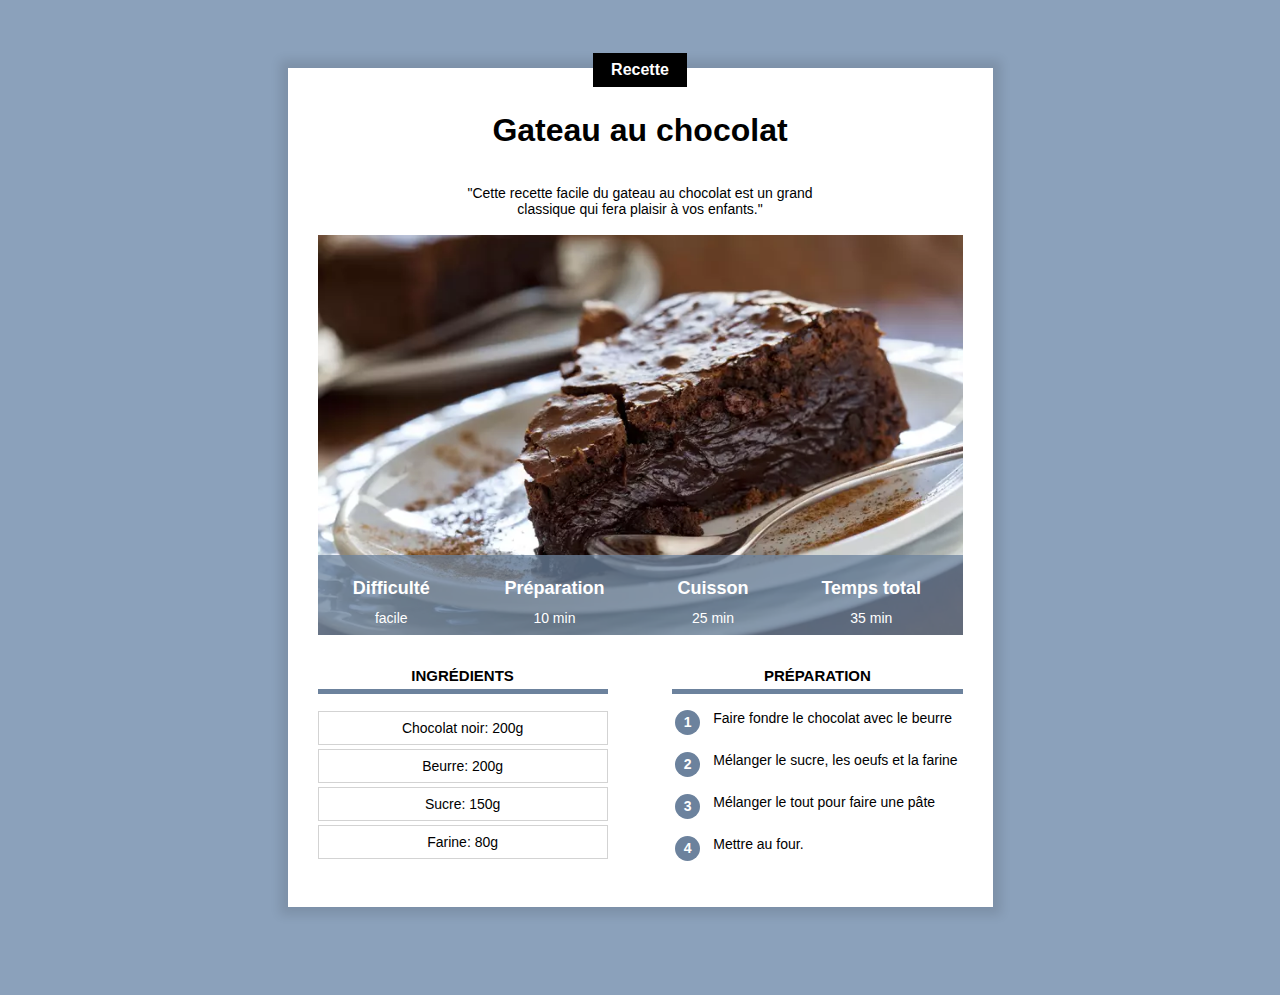
<file: index.html>
<!DOCTYPE html>
<html lang="fr">
    <head>
        <Title>Gateau au chocolat</Title>
        <meta charset="UTF-8">
        <meta name="viewport" content="width=device-width, initial-scale=1.0">
        <link rel="stylesheet" href="recette.css"/>

    </head>
    <body>
        
            <div class="contenu">
                
                <div class="centre categorie">        
                    <p class="categorie">Recette</p>
                </div>
                
                <h1> Gateau au chocolat</h1>

                <div class="centre">
                    <p class="description">"Cette recette facile du gateau au chocolat est un grand classique qui fera plaisir à vos enfants."</p>
                </div>
                
                <div class = "info">
                    <img class= "centre info" src="gateaujpeg.jpeg?id=9999">
                    
                    <table class = "info">
                        <tr>
                            <th>Difficulté</th>
                            <th>Préparation</th>
                            <th>Cuisson</th>
                            <th>Temps total</th>
                        </tr>
                        <tr>
                            <td>facile</td>
                            <td>10 min</td>
                            <td>25 min</td>
                            <td>35 min</td>
                        </tr>
                    </table>
                </div>

                <div>
                    <div class="colonne1 colonne">
                        <h2>Ingrédients</h2>
                            <div class = "ingredients">
                                <p>Chocolat noir: 200g</p>
                                <p>Beurre: 200g</p>
                                <p>Sucre: 150g</p>
                                <p>Farine: 80g</p>
                            </div>
                    </div>
                    
                    <div class = "colonne2 colonne"> 
                    
                        <h2>Préparation</h2>
                            <table class = "preparation">
                                <tr><td><p class="numero">1</p></td><td class = "preparation_etape" >Faire fondre le chocolat avec le beurre</td></tr>
                                <tr><td><p class="numero">2</p></td><td class = "preparation_etape" >Mélanger le sucre, les oeufs et la farine</td></tr>
                                <tr><td><p class="numero">3</p></td><td class = "preparation_etape" >Mélanger le tout pour faire une pâte</td></tr>
                                <tr><td><p class="numero">4</p></td><td class = "preparation_etape" >Mettre au four.</td></tr>                     
                            </table>
                    </div>
                </div>
            </div>    
    </body>
</html>
</file>
<file: recette.css>
*{
    overflow: auto;
}

body {
    background-color: #8BA1BB;
    font-family: Arial;
}


div.contenu{
    background-color: white;
    margin: 40px 8px 40px 8px;
    padding: 0 8px 20px 8px;
    box-shadow: 0px 0px 10px 8px rgba(0, 0, 0, 0.1);
    overflow: visible;
    }

h1{
    text-align: center;
    }

p.description{
    text-align: center;
    max-width: 400px;
    display: inline-block;
    font-size: 14px;
    }

.centre{
    text-align: center;
    width: 100%;
    }

p.categorie{
    background-color: black;
    color: white;
    display: inline-block;
    margin-top: -15px;
    padding: 8px 18px;
    margin-bottom: 0px;    
    font-weight: bold;
    font-size: 16px;
    
}

div.categorie{
    margin-bottom: 0px;
    margin-top: 0px;
    overflow: visible;
}

div.info{
    position: relative;
}
table.info{
    position: absolute; 
    bottom: 0; 
    width: 100%; 
    color: white; 
    background-color: #6C829DC0;
    height: 50px;
}

table.info td{
    text-align: center;
    vertical-align: top;
    font-size: 12px;
}

table.info th{
    text-align: center;
    vertical-align: bottom;
    padding: 8px;
    font-size: 14px;
}

img.info {
    display: block;
    max-height: 400px;
    object-fit: cover;
    min-height: 200px;
    background-color: lightgray;
}

div.colonne {
    width: 100%;
    margin-top: 20px;
}

div.colonne h2{
    text-align: center;
    text-transform: uppercase;
    font-size: 15px;
    border-bottom: 5px solid #6c829d;
    padding-bottom: 5px;
}

div.colonne1 {
    display: inline-block;
}

div.ingredients p{
    border :1px solid lightgray;
    text-align: center;
    font-size: 14px;
    padding: 8px 0;
    margin-top: 4px;
    margin-bottom:0 ;
}

table.preparation p.numero{
    background-color: #6C829D;
    color : white;
    width: 25px;
    height: 25px;
    text-align: center;
    font-size: 14px;
    font-weight: bold;
    padding-top: 4px;
    box-sizing: border-box;
    border-radius: 50%;
    margin:0;
}
table.preparation td {
    vertical-align: top;}

table.preparation td.preparation_etape{
    font-size:14px;
    padding-left: 10px;
    padding-bottom: 10px;
}

table.preparation tr{
    height: 40px;
}

/* Sytle pour ordinateur : */
@media only screen and (min-width: 768px) {
    div.contenu{
        min-width: 350px;
        margin: 60px 10% 80px 10%;
        padding: 0 30px 30px 30px;
        }
    table.info{
    height: 80px;
    }

    table.info td{
        font-size: 14px;
        }
        
    table.info th{
         font-size: 18px;
    }

    div.colonne {
        width: 45%;
        }
               
    div.colonne1 {
        margin-right: 10%;
    }
        
    div.colonne2 {
        float: right;
    }

}

/* Sytle pour grands ecrans d'ordinateur : */
@media only screen and (min-width: 900px) {
    div.contenu{
        margin-left: auto; 
        margin-right: auto;
        width: 645px;
    }
}
</file>
